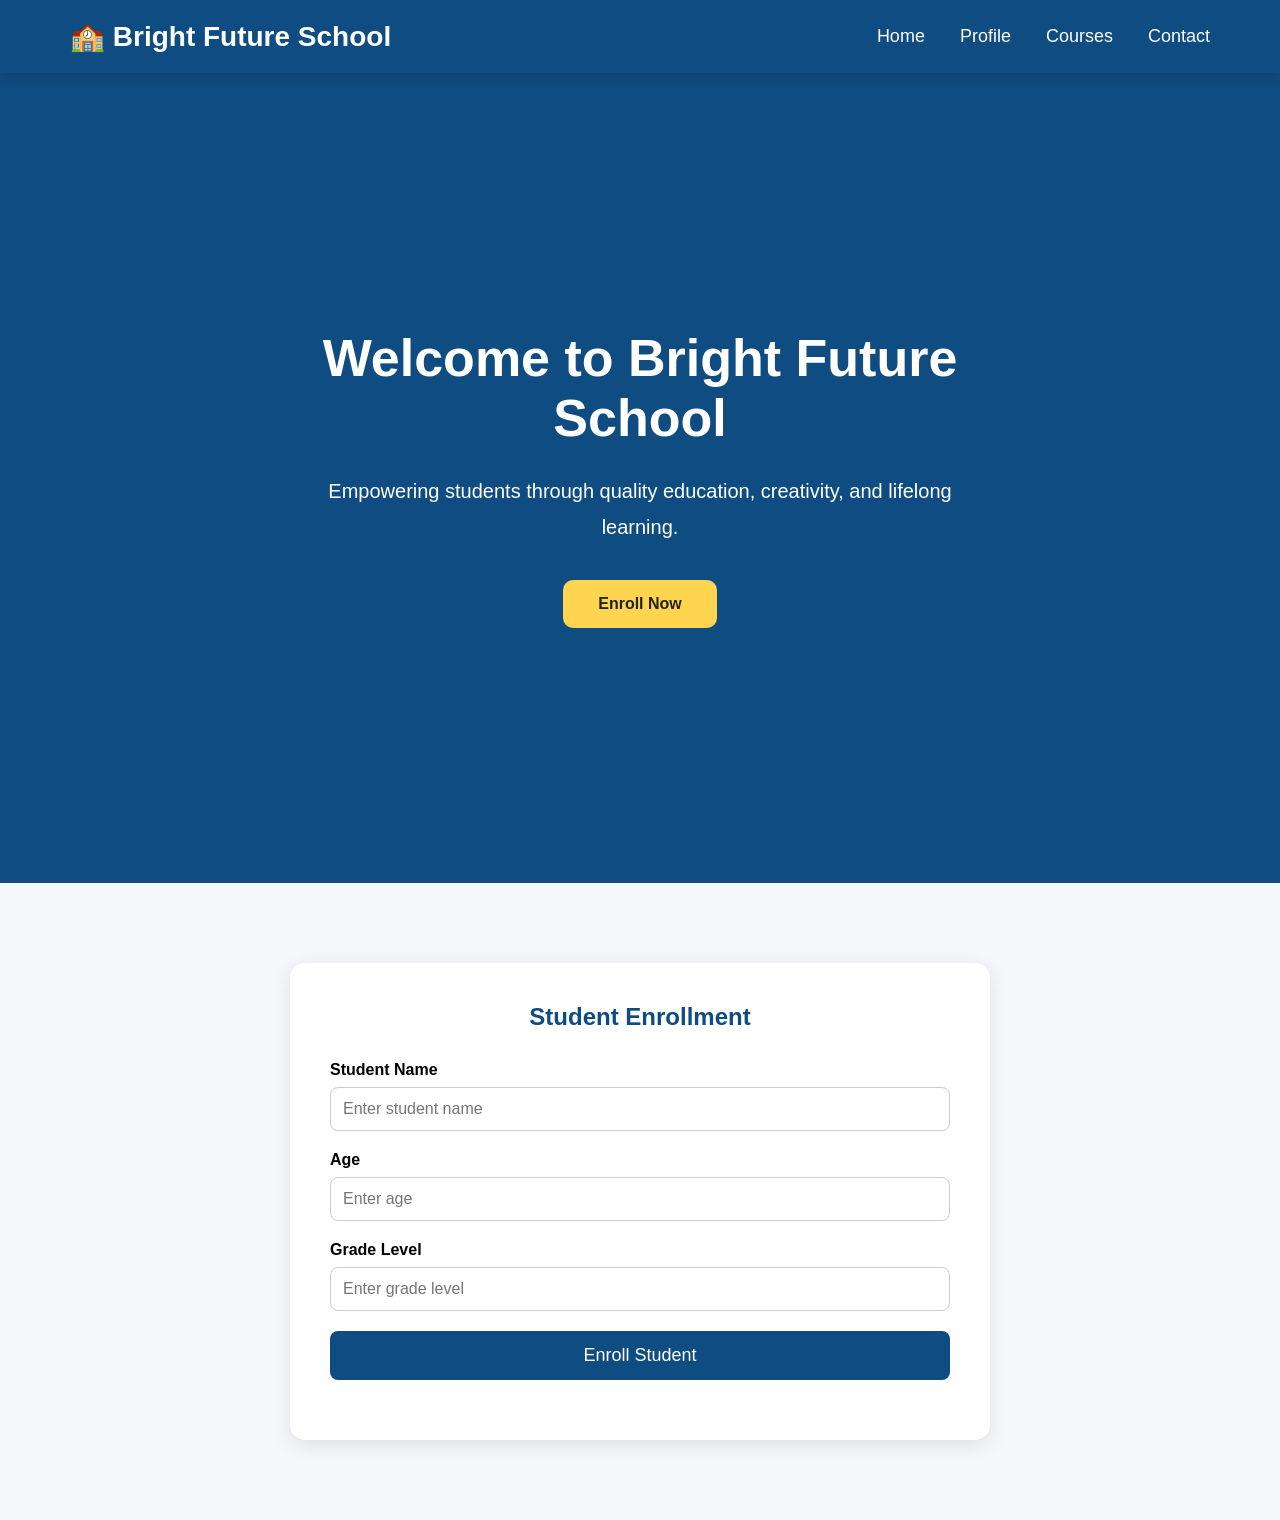
<file: index.html>
<!DOCTYPE html>
<html lang="en">
  <head>
    <meta charset="UTF-8" />
    <meta name="viewport" content="width=device-width, initial-scale=1.0" />
    <link rel="stylesheet" href="style.css" />
    <title>Document</title>
  </head>
  <body>
    <header>
      <nav class="navbar">
        <a href="index.html" class="logo"> 🏫 Bright Future School </a>

        <button class="menu-btn" id="menu-btn">☰</button>

        <ul class="nav-links" id="nav-links">
          <li><a href="index.html">Home</a></li>
          <li><a href="profile.html">Profile</a></li>
          <li><a href="courses.html">Courses</a></li>
          <li><a href="contact.html">Contact</a></li>
        </ul>
      </nav>
    </header>

    <!-- Hero Section -->
    <section class="hero">
      <div class="hero-content">
        <h1>Welcome to Bright Future School</h1>

        <p>
          Empowering students through quality education, creativity, and
          lifelong learning.
        </p>

        <a href="#enrollment" class="hero-btn"> Enroll Now </a>
      </div>
    </section>
    <section id="enrollment" class="enrollment">
      <div class="form-container">
        <h2>Student Enrollment</h2>

        <form id="enrollment-form">
          <div class="input-group">
            <label for="student-name">Student Name</label>
            <input
              type="text"
              id="student-name"
              placeholder="Enter student name"
            />
          </div>

          <div class="input-group">
            <label for="student-age">Age</label>
            <input type="number" id="student-age" placeholder="Enter age" />
          </div>

          <div class="input-group">
            <label for="student-grade">Grade Level</label>
            <input
              type="text"
              id="student-grade"
              placeholder="Enter grade level"
            />
          </div>

          <button type="submit" class="submit-btn">Enroll Student</button>
        </form>

        <div id="message"></div>

        <div id="student-summary"></div>
      </div>
    </section>

    <script src="script.js"></script>
  </body>
</html>
</file>
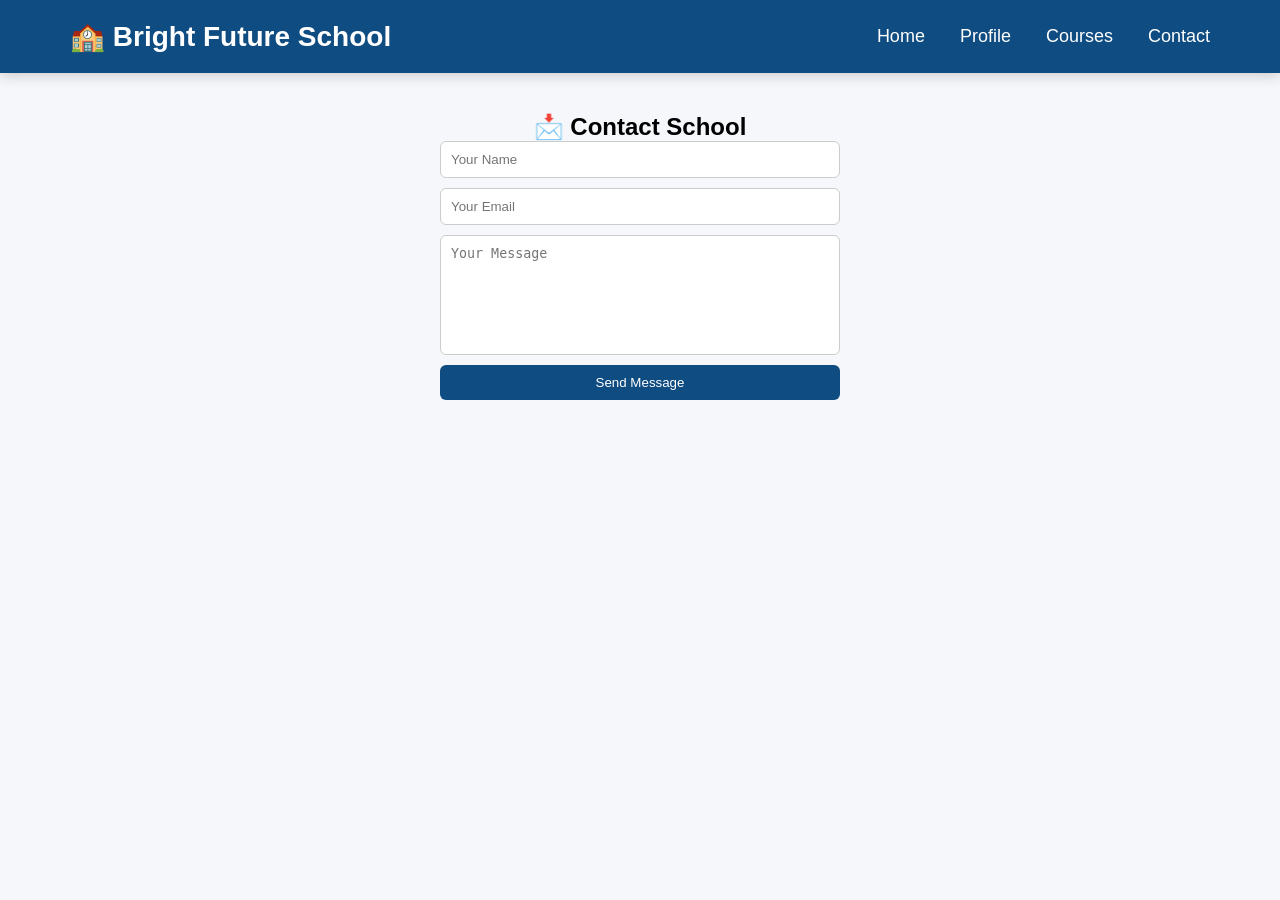
<file: contact.html>
<!DOCTYPE html>
<html lang="en">
<head>
  <meta charset="UTF-8" />
  <meta name="viewport" content="width=device-width, initial-scale=1.0" />
  <link rel="stylesheet" href="style.css" />
  <title>Contact</title>
</head>

<body>

  <!-- Navbar -->
  <header>
    <nav class="navbar">
      <a href="index.html" class="logo">🏫 Bright Future School</a>

      <button class="menu-btn" id="menu-btn">☰</button>

      <ul class="nav-links" id="nav-links">
        <li><a href="index.html">Home</a></li>
        <li><a href="profile.html">Profile</a></li>
        <li><a href="courses.html">Courses</a></li>
        <li><a href="contact.html">Contact</a></li>
      </ul>
    </nav>
  </header>

  <!-- Contact Section -->
  <section class="contact-section">

    <h2>📩 Contact School</h2>

    <div class="contact-form">

      <input type="text" id="contact-name" placeholder="Your Name" />
      <input type="email" id="contact-email" placeholder="Your Email" />
      <textarea id="contact-message" placeholder="Your Message"></textarea>

      <button id="send-btn">Send Message</button>

      <p id="contact-status"></p>

    </div>

  </section>

  <script src="contact.js"></script>
</body>
</html>
</file>
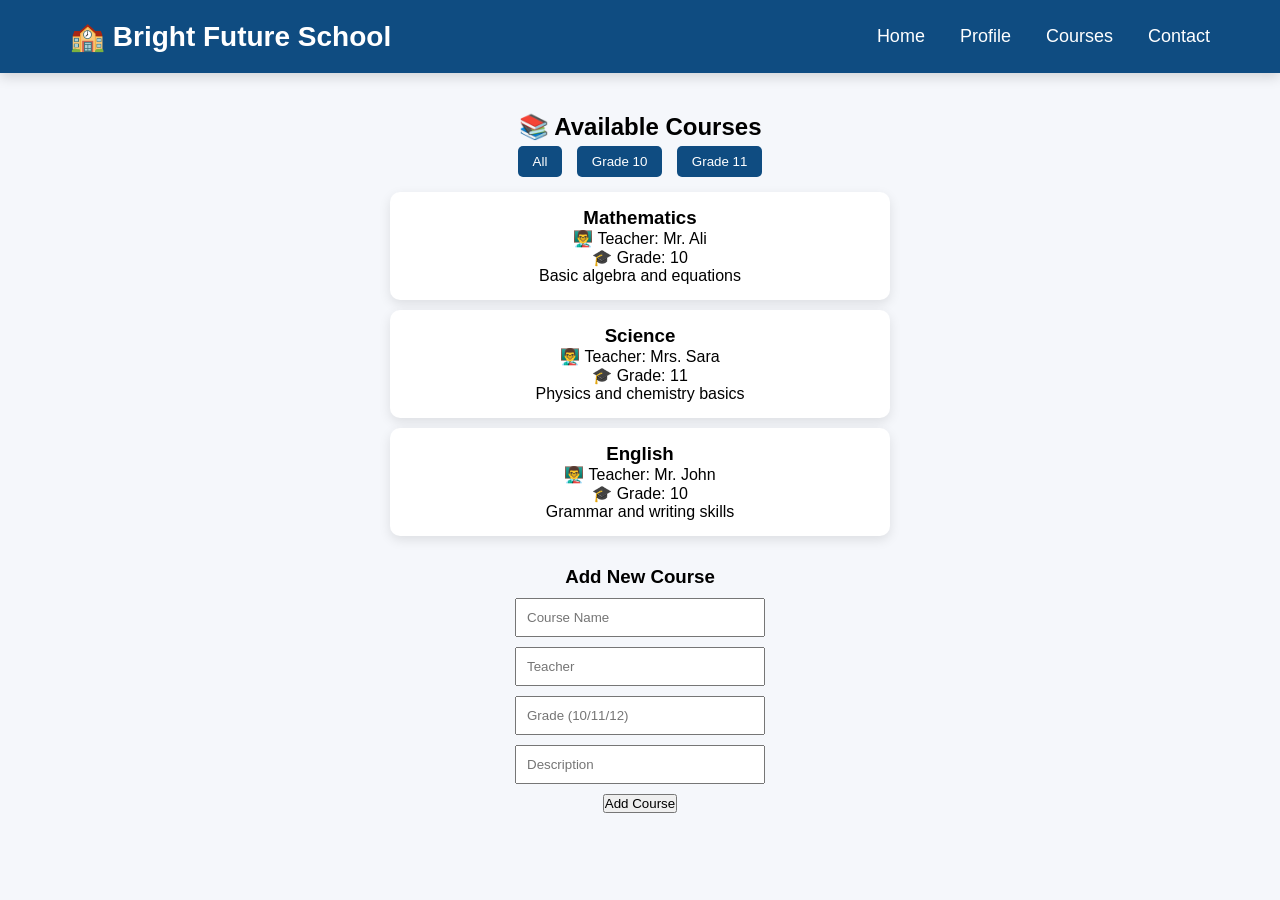
<file: courses.html>
<!DOCTYPE html>
<html lang="en">
<head>
  <meta charset="UTF-8" />
  <meta name="viewport" content="width=device-width, initial-scale=1.0" />
  <link rel="stylesheet" href="style.css" />
  <title>Courses</title>
</head>

<body>

  <!-- Navbar -->
  <header>
    <nav class="navbar">
      <a href="index.html" class="logo">🏫 Bright Future School</a>

      <button class="menu-btn" id="menu-btn">☰</button>

      <ul class="nav-links" id="nav-links">
        <li><a href="index.html">Home</a></li>
        <li><a href="profile.html">Profile</a></li>
        <li><a href="courses.html">Courses</a></li>
        <li><a href="contact.html">Contact</a></li>
      </ul>
    </nav>
  </header>

  <!-- Courses Section -->
  <section class="courses-section">

    <h2>📚 Available Courses</h2>

    <!-- Filter Buttons -->
    <div class="filters">
      <button data-grade="all">All</button>
      <button data-grade="10">Grade 10</button>
      <button data-grade="11">Grade 11</button>
    </div>

    <!-- Courses List -->
    <div id="courses-container"></div>

    <!-- Add Course Form -->
    <div class="add-course">

      <h3>Add New Course</h3>

      <input type="text" id="course-name" placeholder="Course Name" />
      <input type="text" id="course-teacher" placeholder="Teacher" />
      <input type="number" id="course-grade" placeholder="Grade (10/11/12)" />
      <input type="text" id="course-desc" placeholder="Description" />

      <button id="add-course-btn">Add Course</button>

    </div>

  </section>

  <script src="courses.js"></script>
</body>
</html>
</file>
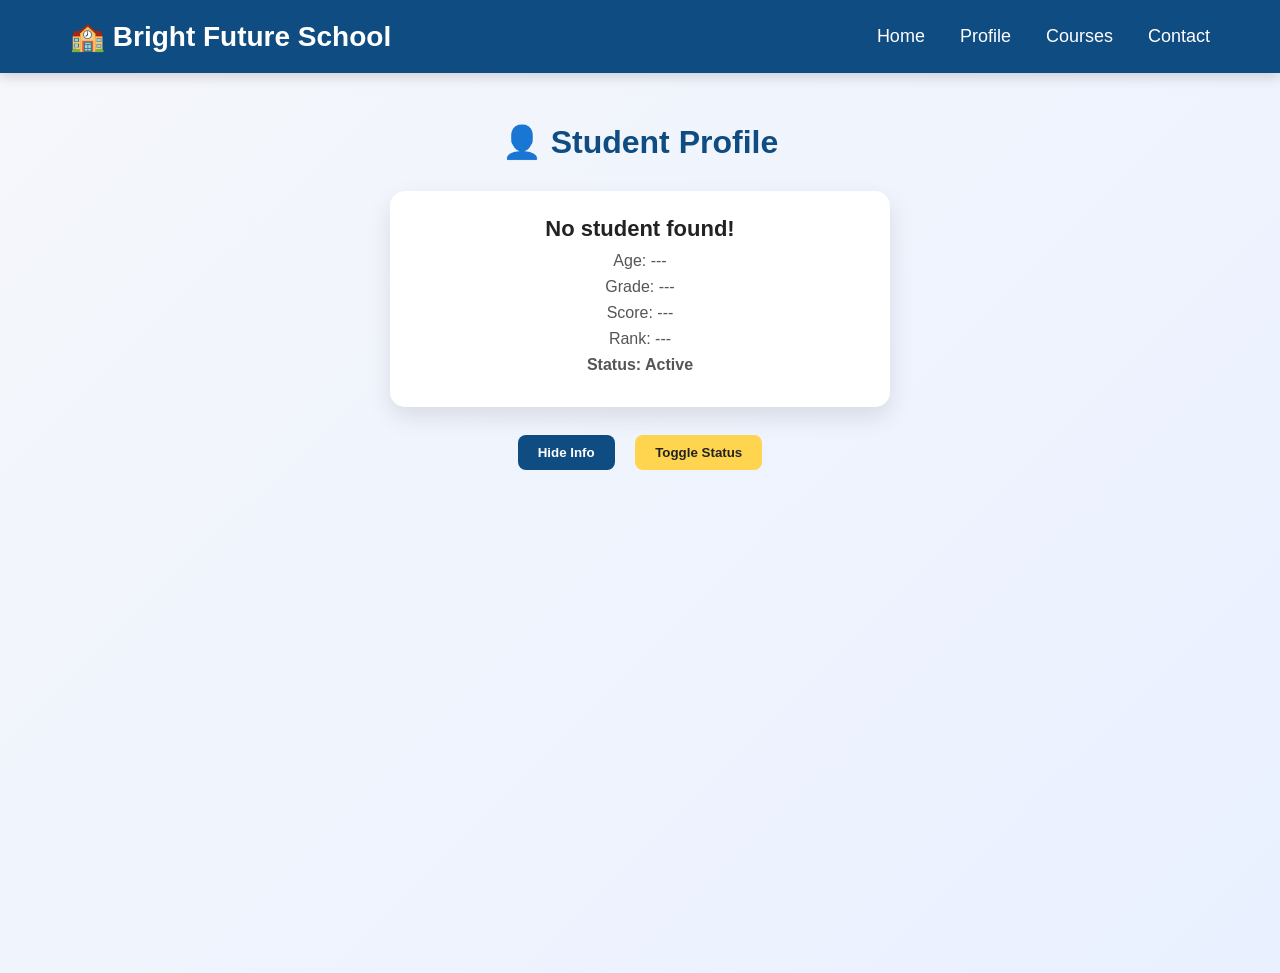
<file: profile.html>
<!DOCTYPE html>
<html lang="en">
  <head>
    <meta charset="UTF-8" />
    <meta name="viewport" content="width=device-width, initial-scale=1.0" />
    <link rel="stylesheet" href="style.css" />
    <title>Student Profile</title>
  </head>

  <body>

    <!-- Navbar -->
    <header>
      <nav class="navbar">
        <a href="index.html" class="logo">🏫 Bright Future School</a>

        <button class="menu-btn" id="menu-btn">☰</button>

        <ul class="nav-links" id="nav-links">
          <li><a href="index.html">Home</a></li>
          <li><a href="profile.html">Profile</a></li>
          <li><a href="courses.html">Courses</a></li>
          <li><a href="contact.html">Contact</a></li>
        </ul>
      </nav>
    </header>

    <!-- Profile Section -->
    <section class="profile-section">

      <h2>👤 Student Profile</h2>

      <!-- Student Info Card -->
      <div class="student-card" id="profile-card">
        <h3 id="profile-name">Name: ---</h3>
        <p id="profile-age">Age: ---</p>
        <p id="profile-grade">Grade: ---</p>
        <p id="profile-score">Score: ---</p>
        <p id="profile-rank">Rank: ---</p>
        <p id="profile-status">Status: Active</p>
      </div>

      <!-- Actions -->
      <div class="profile-actions">

        <button id="toggle-info">Hide Info</button>

        <button id="toggle-status">Toggle Status</button>

      </div>

    </section>

    <script src="profile.js"></script>
  </body>
</html>
</file>
<file: style.css>
* {
  margin: 0;
  padding: 0;
  box-sizing: border-box;
}
body {
  font-family: Arial, Helvetica, sans-serif;
  background: #f5f7fb;
}
.navbar {
  background: #0f4c81;

  display: flex;

  justify-content: space-between;

  align-items: center;

  padding: 20px 70px;

  position: sticky;

  top: 0;

  z-index: 1000;

  box-shadow: 0 4px 12px rgba(0, 0, 0, 0.15);
}
.logo {
  color: white;

  text-decoration: none;

  font-size: 28px;

  font-weight: bold;
}
.nav-links {
  display: flex;

  gap: 35px;

  list-style: none;
}
.nav-links a {
  color: white;

  text-decoration: none;

  font-size: 18px;

  transition: 0.3s;

  padding: 8px 0;
}
.nav-links a:hover {
  color: #ffd54f;
}
.menu-btn {
  display: none;

  border: none;

  background: none;

  color: white;

  font-size: 34px;

  cursor: pointer;
}

@media (max-width: 768px) {
  .navbar {
    padding: 20px;
    flex-wrap: wrap;
  }

  .menu-btn {
    display: block;
  }

  .nav-links {
    width: 100%;
    display: flex;
    flex-direction: column;
    max-height: 0;
    overflow: hidden;
    transition: 0.4s;
    gap: 0;
    margin-top: 0; 
  }

  .nav-links.active {
    max-height: 300px;
    margin-top: 10px; /* فقط وقتی باز شد */
  }

  .nav-links li {
    padding: 15px 0;
    text-align: center;
    border-top: 1px solid rgba(255, 255, 255, 0.2);
  }
}
.hero {
  height: 90vh;
  display: flex;
  justify-content: center;
  align-items: center;
  flex-direction: column;

  background: #0f4c81;
  color: white;
  text-align: center;

  padding: 20px;
}

.hero-content {
  max-width: 700px;

  padding: 20px;
}
.hero h1 {
  font-size: 52px;

  margin-bottom: 25px;
}
.hero p {
  font-size: 20px;

  line-height: 1.8;

  margin-bottom: 35px;
}
.hero-btn {
  display: inline-block;

  padding: 15px 35px;

  background: #ffd54f;

  color: #222;

  text-decoration: none;

  font-weight: bold;

  border-radius: 10px;

  transition: 0.3s;
}
.hero-btn:hover {
  transform: translateY(-3px);

  background: white;
}
@media (max-width: 768px) {
  .hero {
    min-height: 100vh;
    padding: 20px;
    padding-top: 30px;
  }

  .hero h1 {
    font-size: 32px;
    line-height: 1.3;
  }

  .hero p {
    font-size: 16px;
    line-height: 1.6;
    margin-bottom: 25px;
  }

  .hero-btn {
    padding: 12px 24px;
    font-size: 16px;
    border-radius: 8px;
  }
}
.enrollment {
  padding: 80px 20px;
  background: #f5f7fb;
}
.form-container {
  max-width: 700px;
  margin: auto;
  background: white;
  padding: 40px;
  border-radius: 15px;
  box-shadow: 0 5px 20px rgba(0, 0, 0, 0.1);
}
.form-container h2 {
  text-align: center;
  color: #0f4c81;
  margin-bottom: 30px;
}
.input-group {
  margin-bottom: 20px;
}
.input-group label {
  display: block;
  margin-bottom: 8px;
  font-weight: bold;
}
.input-group input {
  width: 100%;
  padding: 12px;
  border: 1px solid #ccc;
  border-radius: 8px;
  font-size: 16px;
}
.submit-btn {
  width: 100%;
  padding: 14px;
  background: #0f4c81;
  color: white;
  border: none;
  border-radius: 8px;
  font-size: 18px;
  cursor: pointer;
  transition: 0.3s;
}
.submit-btn:hover {
  background: #0b3b63;
}
#message,
#student-summary {
  margin-top: 20px;
  text-align: center;
}
@media (max-width: 768px) {
  .form-container {
    padding: 25px;
  }

  .form-container h2 {
    font-size: 28px;
  }

  .submit-btn {
    font-size: 16px;
  }
}
.student-card {
  background: rgba(255, 255, 255, 0.8);
  backdrop-filter: blur(10px);
  border-radius: 15px;
  padding: 15px;
  margin: 12px 0;
  box-shadow: 0 8px 20px rgba(0, 0, 0, 0.1);
  transition: 0.3s;
}

.student-card:hover {
  transform: translateY(-5px);
}

/* =========================
   PROFILE SECTION
========================= */
.profile-section {
  padding: 50px 20px;
  text-align: center;
  background: linear-gradient(135deg, #f5f7fb, #e9f0ff);
  min-height: 100vh;
}

.profile-section h2 {
  font-size: 32px;
  margin-bottom: 30px;
  color: #0f4c81;
}

/* =========================
   PROFILE CARD
========================= */
.student-card {
  max-width: 500px;
  margin: 0 auto 20px;
  background: white;
  padding: 25px;
  border-radius: 15px;
  box-shadow: 0 10px 25px rgba(0, 0, 0, 0.1);
  transition: 0.3s ease;
}

.student-card:hover {
  transform: translateY(-5px);
}

/* =========================
   TEXT INSIDE CARD
========================= */
.student-card h3 {
  font-size: 22px;
  margin-bottom: 10px;
  color: #222;
}

.student-card p {
  font-size: 16px;
  margin: 8px 0;
  color: #555;
}

/* =========================
   STATUS COLORS
========================= */
#profile-status {
  font-weight: bold;
}

/* =========================
   ACTION BUTTONS
========================= */
.profile-actions {
  margin-top: 20px;
}

.profile-actions button {
  padding: 10px 20px;
  margin: 8px;
  border: none;
  border-radius: 8px;
  cursor: pointer;
  font-weight: bold;
  transition: 0.3s;
}

/* Hide button */
#toggle-info {
  background: #0f4c81;
  color: white;
}

#toggle-info:hover {
  background: #08345a;
}

/* Status button */
#toggle-status {
  background: #ffd54f;
  color: #222;
}

#toggle-status:hover {
  background: #ffcc00;
}

/* =========================
   RESPONSIVE
========================= */
@media (max-width: 768px) {
  .student-card {
    width: 90%;
    padding: 20px;
  }

  .profile-section h2 {
    font-size: 24px;
  }

  .profile-actions button {
    width: 100%;
    margin: 6px 0;
  }
}

.courses-section {
  padding: 40px 20px;
  text-align: center;
}

.course-card {
  background: white;
  padding: 15px;
  margin: 10px auto;
  max-width: 500px;
  border-radius: 10px;
  box-shadow: 0 4px 12px rgba(0,0,0,0.1);
}

.filters button {
  margin: 5px;
  padding: 8px 15px;
  border: none;
  background: #0f4c81;
  color: white;
  cursor: pointer;
  border-radius: 5px;
}

.add-course {
  margin-top: 30px;
}

.add-course input {
  display: block;
  margin: 10px auto;
  padding: 10px;
  width: 250px;
}

.contact-section {
  padding: 40px 20px;
  text-align: center;
}

.contact-form {
  max-width: 400px;
  margin: auto;
  display: flex;
  flex-direction: column;
  gap: 10px;
}

.contact-form input,
.contact-form textarea {
  padding: 10px;
  border: 1px solid #ccc;
  border-radius: 6px;
}

.contact-form textarea {
  height: 120px;
  resize: none;
}

.contact-form button {
  padding: 10px;
  background: #0f4c81;
  color: white;
  border: none;
  border-radius: 6px;
  cursor: pointer;
  transition: 0.3s;
}

.contact-form button:hover {
  background: #08345a;
}

#contact-status {
  margin-top: 10px;
  font-weight: bold;
}

@media (max-width: 768px) {

  .profile-section {
    padding: 30px 15px;
  }

  .student-card {
    width: 100%;
    padding: 20px;
  }

  .profile-actions {
    display: flex;
    flex-direction: column;
    align-items: center;
  }

  .profile-actions button {
    width: 100%;
    max-width: 300px;
  }
}

@media (max-width: 768px) {

  .courses-section {
    padding: 30px 15px;
  }

  .course-card {
    width: 100%;
    margin: 10px auto;
  }

  .filters {
    display: flex;
    flex-wrap: wrap;
    justify-content: center;
    gap: 10px;
  }

  .filters button {
    width: 45%;
  }

  .add-course input {
    width: 90%;
  }
}

@media (max-width: 768px) {

  .contact-section {
    padding: 30px 15px;
  }

  .contact-form {
    width: 100%;
    padding: 0 10px;
  }

  .contact-form input,
  .contact-form textarea {
    width: 100%;
  }

  .contact-form button {
    width: 100%;
  }
}

@media (max-width: 768px) {

  .nav-links {
    display: flex;
    flex-direction: column;
    width: 100%;
    background: #0f4c81;

    max-height: 0;
    overflow: hidden;
    transition: max-height 0.4s ease;
  }

  .nav-links.active {
    max-height: 300px;
  }

  .menu-btn {
    display: block;
  }
}
</file>
